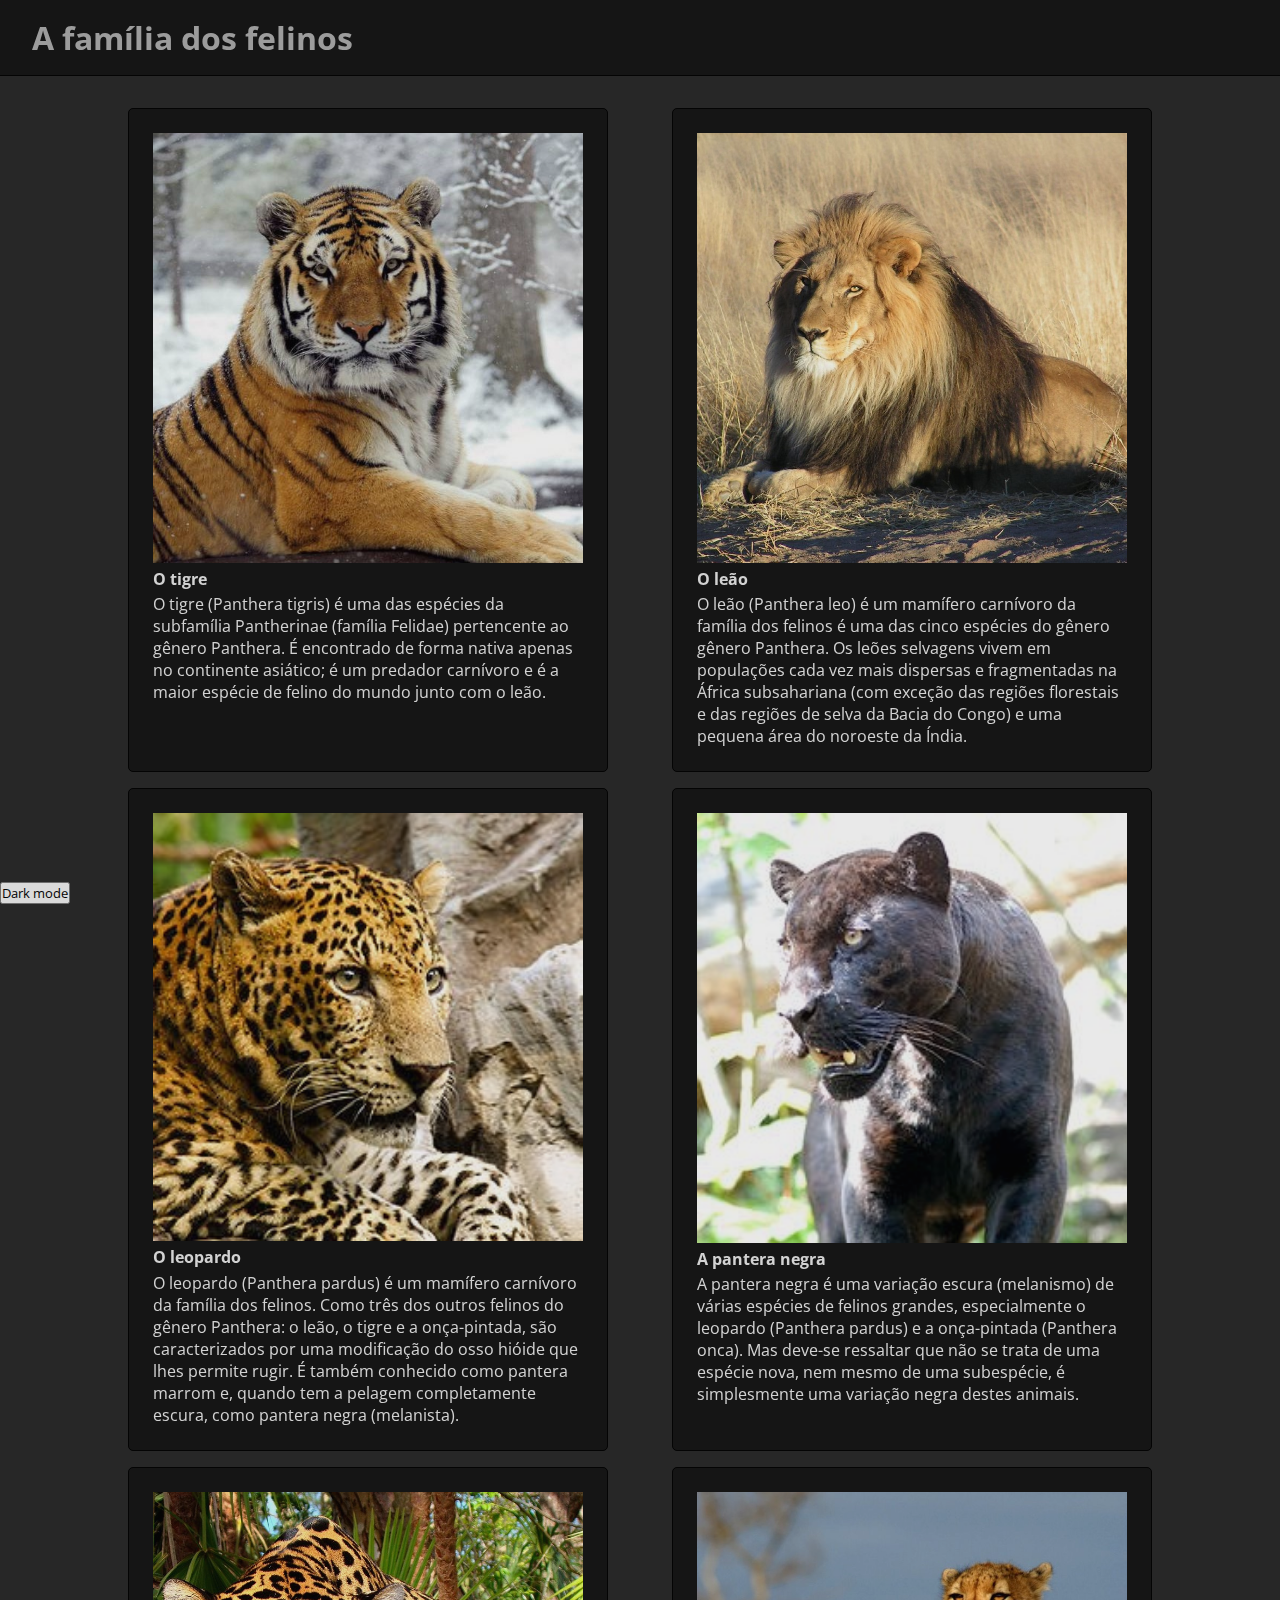
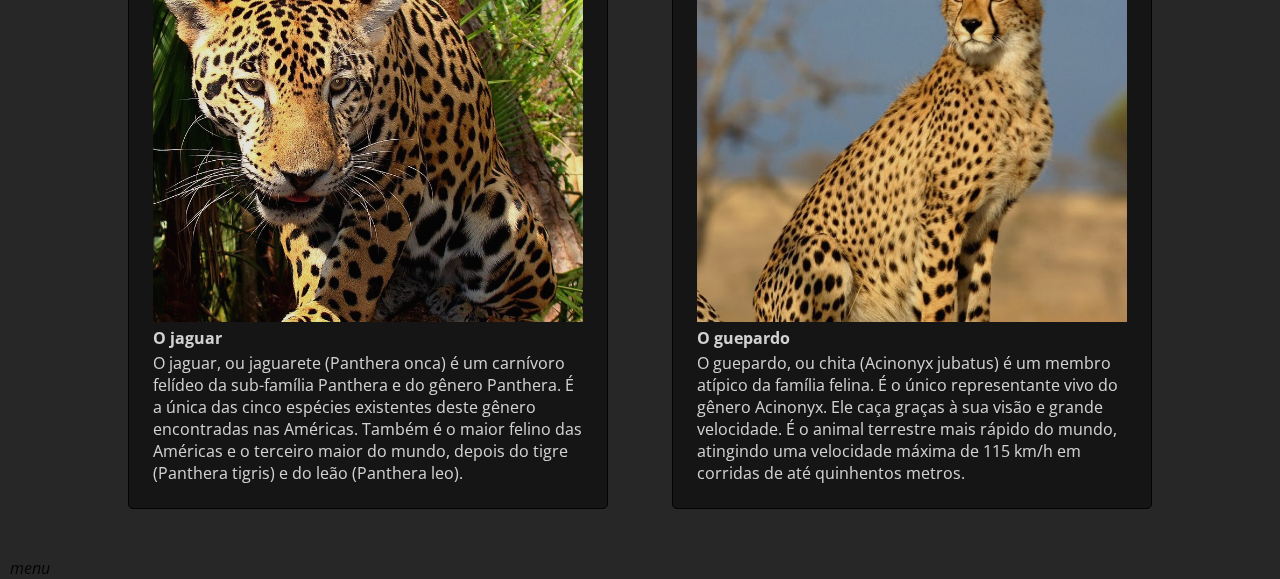
<file: aula_06/index.html>
<!DOCTYPE html>
<html lang="pt-BR">

<head>
  <meta charset="UTF-8">
  <meta http-equiv="X-UA-Compatible" content="IE=edge">
  <meta name="viewport" content="width=device-width, initial-scale=1.0">
  <link rel="stylesheet" href="styles.css">
  <title>Aula 5 - Modificar elementos com JS </title>
</head>

<body class="dark">

  <h1>A família dos felinos</h1>

  <div class="container">

  </div>
    <div>
        <label for="check">
            <i>menu</i>
        </label>
        <button>Dark mode</button>
    </div> 
  <script src="js/index.js"></script>
</body>

</html>
</file>
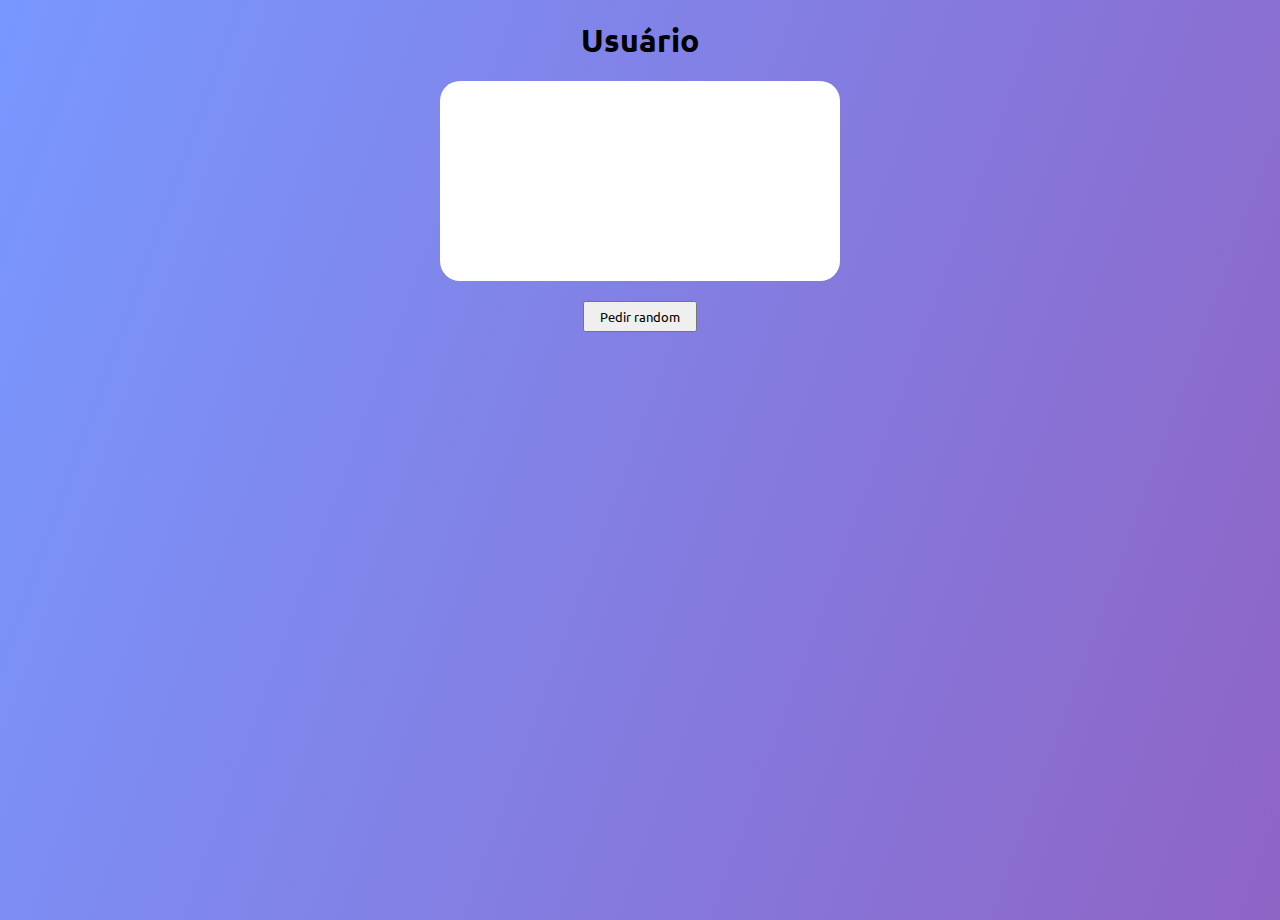
<file: aula_17/index.html>
<!DOCTYPE html>
<html lang="pt-BR">
<head>
    <meta charset="UTF-8">
    <meta http-equiv="X-UA-Compatible" content="IE=edge">
    <meta name="viewport" content="width=device-width, initial-scale=1.0">
    <title>Promisses</title>
    <link rel="stylesheet" href="./css/styles.css">
</head>
<body>
    <h1>Usuário</h1>

    <main>
        <div class="card">
            
        </div>
        <div class="btnContainer">
            <button id="random">Pedir random</button>
        </div> 
    </main>    

    <script src="js/index.js"></script>
</body>
</html>
</file>
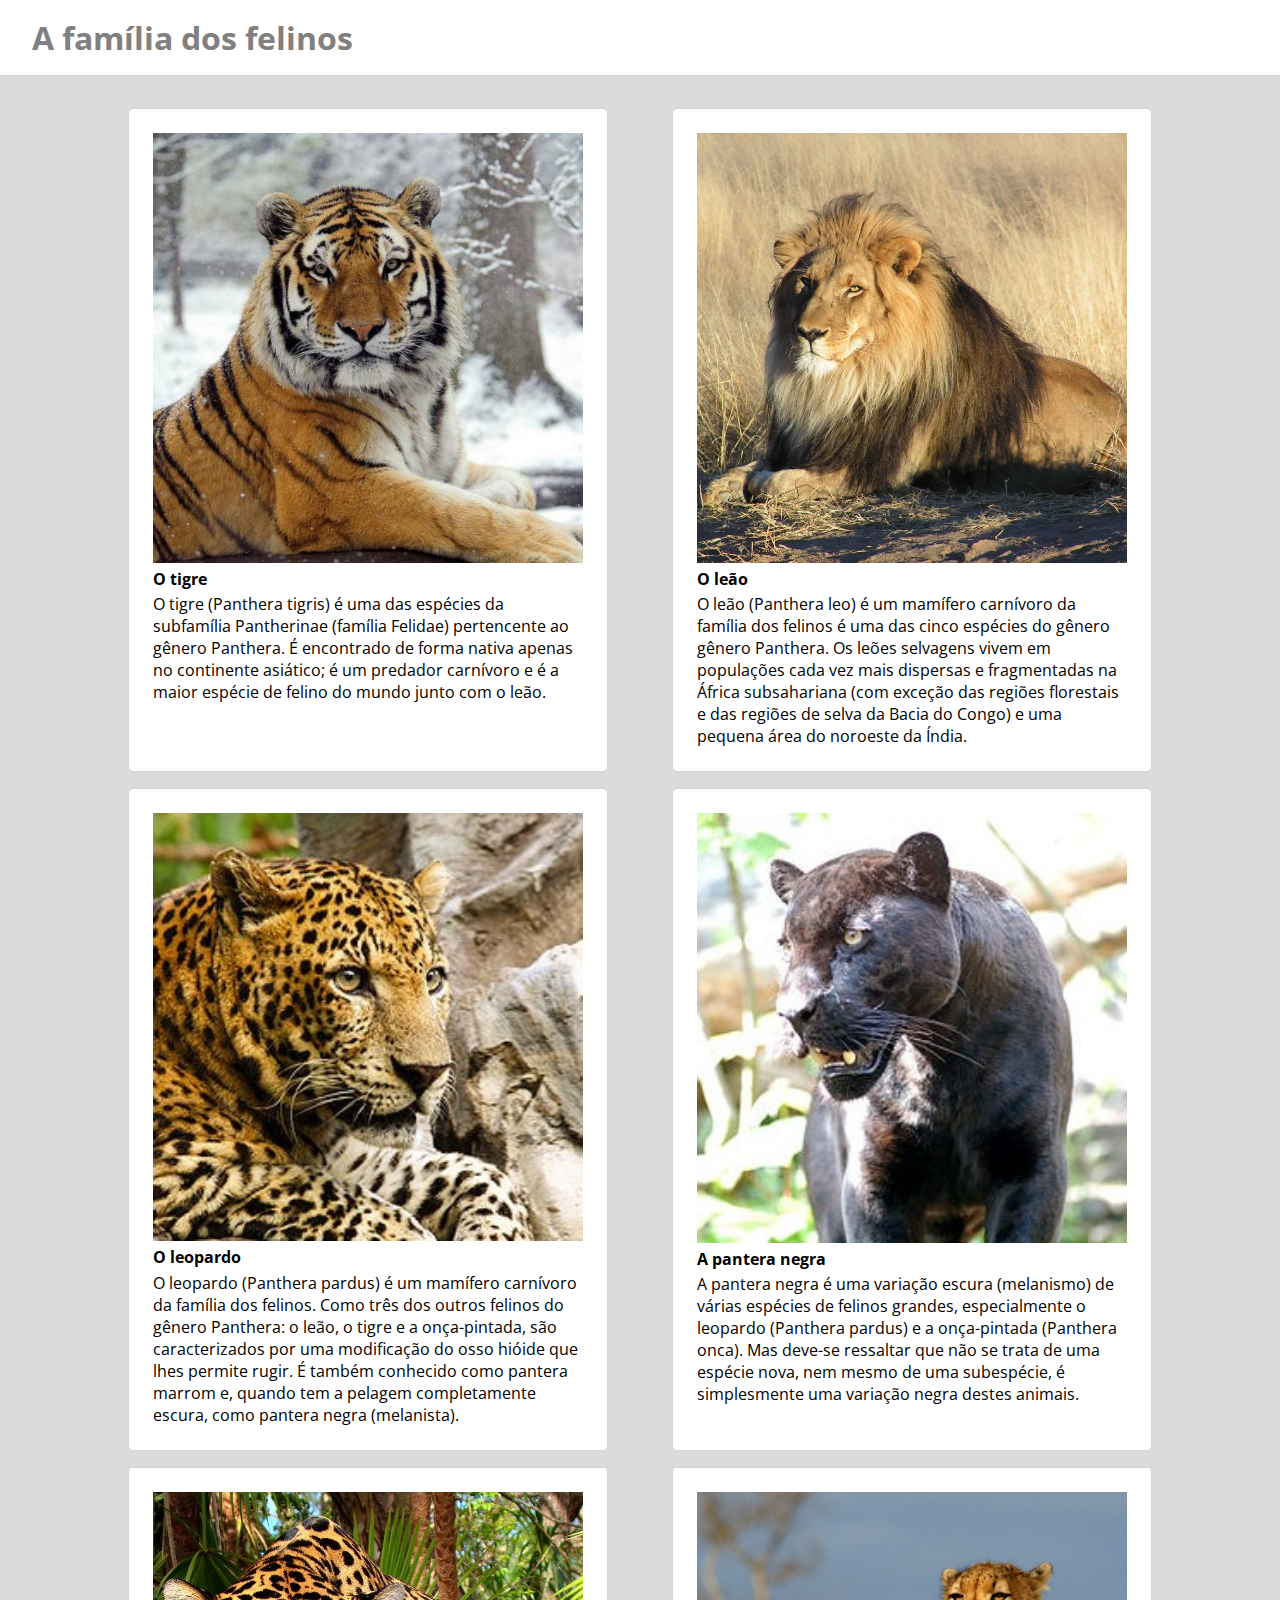
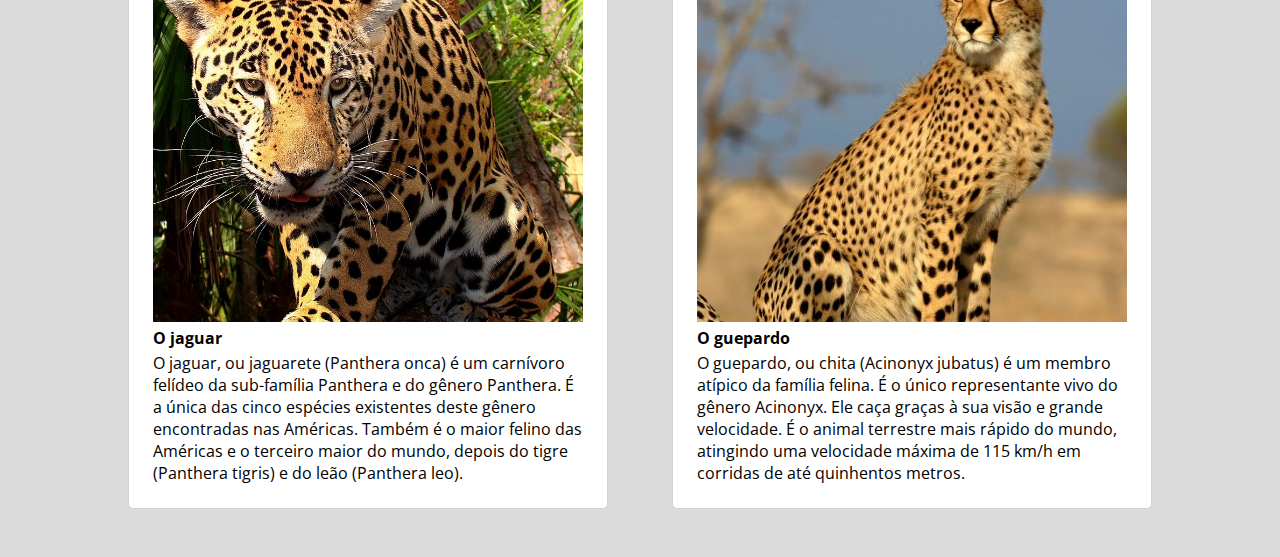
<file: aula_5/index.html>
<!DOCTYPE html>
<html lang="pt-BR">

<head>
  <meta charset="UTF-8">
  <meta http-equiv="X-UA-Compatible" content="IE=edge">
  <meta name="viewport" content="width=device-width, initial-scale=1.0">
  <link rel="stylesheet" href="styles.css">
  <title>Aula 5 - Modificar elementos com JS </title>
</head>

<body class="dark">

  <h1>A família dos felinos</h1>

  <div class="container">
    <div class="item">
      <img src="./imagens/tiger.jpg">
      <h2>O tigre</h2>
      <p>
        O tigre (Panthera tigris) é uma das espécies da subfamília Pantherinae (família Felidae)
        pertencente ao gênero Panthera. É encontrado de forma nativa apenas no continente asiático; é um predador
        carnívoro e
        é a maior espécie de felino do mundo junto com o leão.
      </p>
    </div>
    <div class="item">
      <img src="./imagens/leon.jpg">
      <h2>O leão</h2>
      <p>
        O leão (Panthera leo) é um mamífero carnívoro da família dos felinos é uma das cinco espécies do gênero
        gênero Panthera. Os leões selvagens vivem em populações cada vez mais dispersas e fragmentadas na África
        subsahariana
        (com exceção das regiões florestais e das regiões de selva da Bacia do Congo) e uma pequena área do noroeste da
        Índia.
      </p>
    </div>
    <div class="item">
      <img src="./imagens/leopardo.jpg">
      <h2>O leopardo</h2>
      <p>
        O leopardo (Panthera pardus) é um mamífero carnívoro da família dos felinos. Como três dos outros
        felinos do gênero Panthera: o leão, o tigre e a onça-pintada, são caracterizados por uma modificação do osso
        hióide que lhes permite rugir.
        É também conhecido como pantera marrom e, quando tem a pelagem completamente escura, como pantera negra
        (melanista).
      </p>
    </div>
    <div class="item">
      <img src="./imagens/pantera-negra.jpg">
      <h2>A pantera negra</h2>
      <p>
        A pantera negra é uma variação escura (melanismo) de várias espécies de felinos grandes, especialmente o
        leopardo (Panthera pardus) e a onça-pintada (Panthera onca).
        Mas deve-se ressaltar que não se trata de uma espécie nova, nem mesmo de uma subespécie, é simplesmente uma
        variação negra destes animais.
      </p>
    </div>
    <div class="item">
      <img src="./imagens/jaguar.jpg">
      <h2>O jaguar</h2>
      <p>
        O jaguar, ou jaguarete (Panthera onca) é um carnívoro felídeo da sub-família Panthera e do
        gênero Panthera. É a única das cinco espécies existentes deste gênero encontradas nas Américas. Também
        é o maior felino das Américas e o terceiro maior do mundo, depois do tigre (Panthera tigris) e do leão (Panthera
        leo).
      </p>
    </div>
    <div class="item">
      <img src="./imagens/chita.jpg">
      <h2>O guepardo</h2>
      <p>
        O guepardo, ou chita (Acinonyx jubatus) é um membro atípico da família felina. É o único
        representante vivo do gênero Acinonyx. Ele caça graças à sua visão e grande velocidade. É o animal terrestre
        mais rápido
        do mundo, atingindo uma velocidade máxima de 115 km/h em corridas de até quinhentos metros.
      </p>
    </div>
  </div>
  <script src="js/script.js"></script>
</body>

</html>
</file>
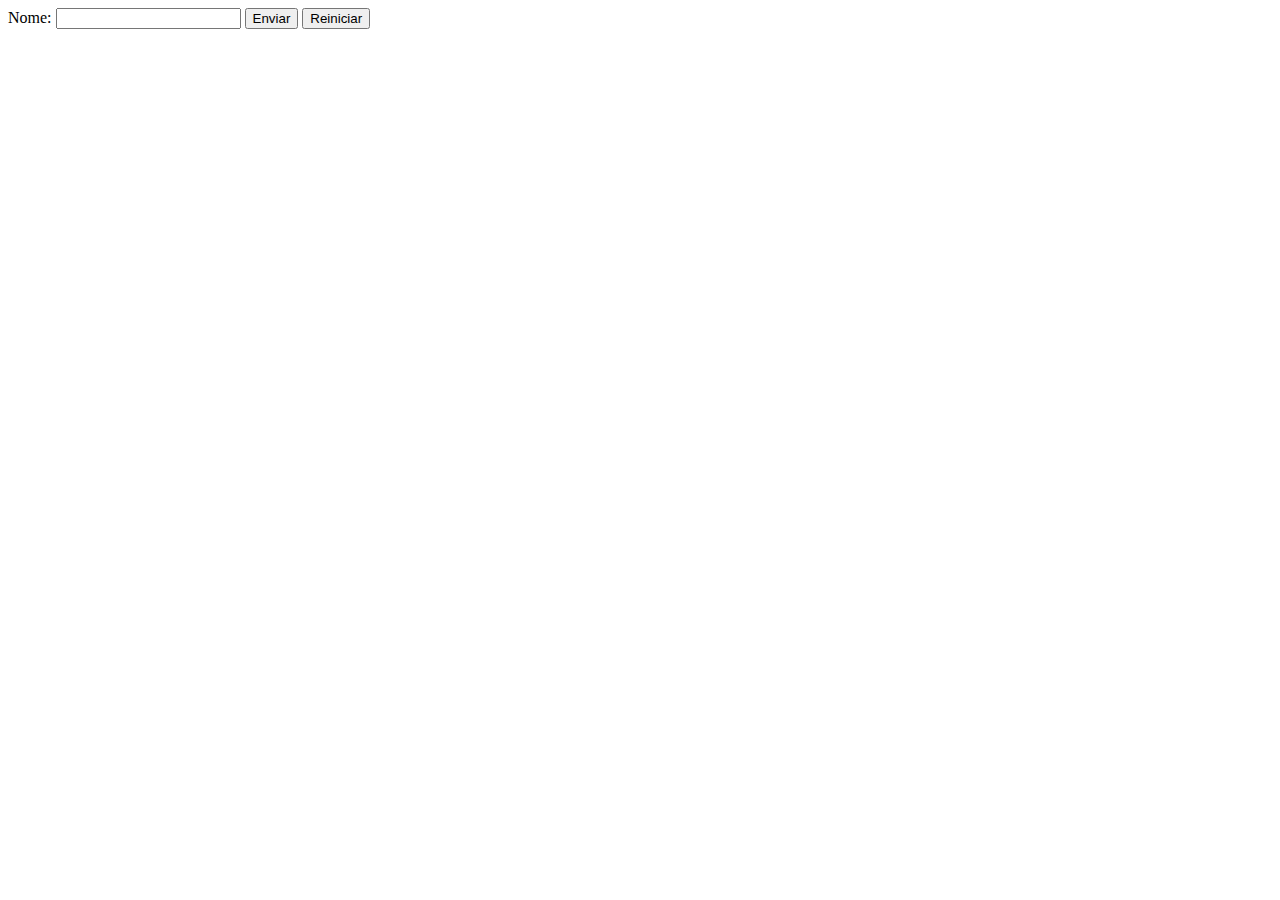
<file: aula_7/index.html>
<!DOCTYPE html>
<html lang="en">
<head>
    <meta charset="UTF-8">
    <meta http-equiv="X-UA-Compatible" content="IE=edge">
    <meta name="viewport" content="width=device-width, initial-scale=1.0">
    <title>Document</title>

</head>
<body>
    <form action="">
        <label for="nome" id="nome">Nome:</label>
        <input type="text" id="texto">
        <input type="submit" value="Enviar" id="enviar">
        <input type="reset" value="Reiniciar" id="reiniciar">
    </form>
    <script src="js/script.js"></script>
</body>
</html>
</file>
<file: aula_06/styles.css>
@import url('https://fonts.googleapis.com/css2?family=Open+Sans:wght@300;400&display=swap');

* {
  margin: 0;
  padding: 0;
  font-family: 'Open Sans', sans-serif;
}

body {
  background-color: rgb(219, 219, 219);
  transition: 1s;
  opacity: 0.9;
}

h1 {
  padding: .5em 1em;
  background-color: white;
  border-bottom: 1px solid lightgrey;
  color: grey;
}

.container {
  display: flex;
  flex-wrap: wrap;
  justify-content: space-between;
  width: 80%;
  margin: 2em 10%;
}

.item {
  width: 30em;
  background-color: white;
  box-sizing: border-box;
  padding: 1.5em;
  margin-bottom: 1em;
  border-radius: 5px;
  border: 1px solid lightgray;
}

.item img {
  width: 100%;
}

.item h2 {
  font-size: 1em;
  margin-bottom: .2em;
}


/* ------------------------------ Estilos para o tema escuro (Dark-Mode) ----------------------------------------------- */

/* Os seguintes estilos são os que usaremos para aplicar o modo escuro, 
você terá que modificar os seletores a fim de poder resolver o exercício. */

.dark
{
  background-color: rgb(39, 39, 39);
  transition: 1s;
  opacity: 0.9;
}

.dark h1
{ 
  background-color: rgb(19, 19, 19);
  color: rgb(170, 170, 170);
  border-color: black;
}

.dark .item
{
  background-color: rgb(19, 19, 19);
  border-color: black;
}

.dark h2
{
  color: rgb(230, 230, 230);
}

.dark p
{
  color: rgb(230, 230, 230);
}
label{
    display: block;
    margin-left:10px;
}
button{
    position:fixed;
    top: 98%;
}
</file>
<file: aula_17/css/styles.css>
@import url('https://fonts.googleapis.com/css2?family=Ubuntu:wght@300;400;700&display=swap');

:root {
    --primary: #7898FF;
    --secondary: #8E64C5;
    --app-grey: #F2F2F2;
  }

*{
    padding: 0;
    margin: 0;
    box-sizing: border-box;
    font-family: 'Ubuntu', sans-serif;
}

body{
background: linear-gradient(110deg, var(--primary), var(--secondary));
height: 100vh;
}

h1{
  text-align: center;
  margin: 20px 0;
}

.card{
  flex-direction: column;
  display: flex;
  align-items: center;
  background-color: white;
  border-radius: 20px;
  margin: 0 auto;
  height: 200px;
  width: 50%;
  max-width: 400px;
}
.card img{
  border-radius: 10%;
  margin: auto;
  width: auto;
  display: flex;
  justify-content: center;
  flex-direction: column;
}
.card p{
  display: flex;
  justify-content: center;
}


.btnContainer{
  padding: 20px 0;
  text-align: center;
}
.btnContainer button{
  padding: 5px 15px;
}
</file>
<file: aula_5/styles.css>
@import url('https://fonts.googleapis.com/css2?family=Open+Sans:wght@300;400&display=swap');

* {
  margin: 0;
  padding: 0;
  font-family: 'Open Sans', sans-serif;
}

body {
  background-color: rgb(219, 219, 219);
}

h1 {
  padding: .5em 1em;
  background-color: white;
  border-bottom: 1px solid lightgrey;
  color: grey;
}

.container {
  display: flex;
  flex-wrap: wrap;
  justify-content: space-between;
  width: 80%;
  margin: 2em 10%;
}

.item {
  width: 30em;
  background-color: white;
  box-sizing: border-box;
  padding: 1.5em;
  margin-bottom: 1em;
  border-radius: 5px;
  border: 1px solid lightgray;
}

.item img {
  width: 100%;
}

.item h2 {
  font-size: 1em;
  margin-bottom: .2em;
}


/* ------------------------------ Estilos para o tema escuro (Dark-Mode) ----------------------------------------------- */

/* Os seguintes estilos são os que usaremos para aplicar o modo escuro, 
você terá que modificar os seletores a fim de poder resolver o exercício. */

.dark
{
  background-color: rgb(39, 39, 39);
}

.dark h1
{ 
  background-color: rgb(19, 19, 19);
  color: rgb(170, 170, 170);
  border-color: black;
}

.dark .item
{
  background-color: rgb(19, 19, 19);
  border-color: black;
}

.dark h2
{
  color: rgb(230, 230, 230);
}

.dark p
{
  color: rgb(230, 230, 230);
}
</file>
